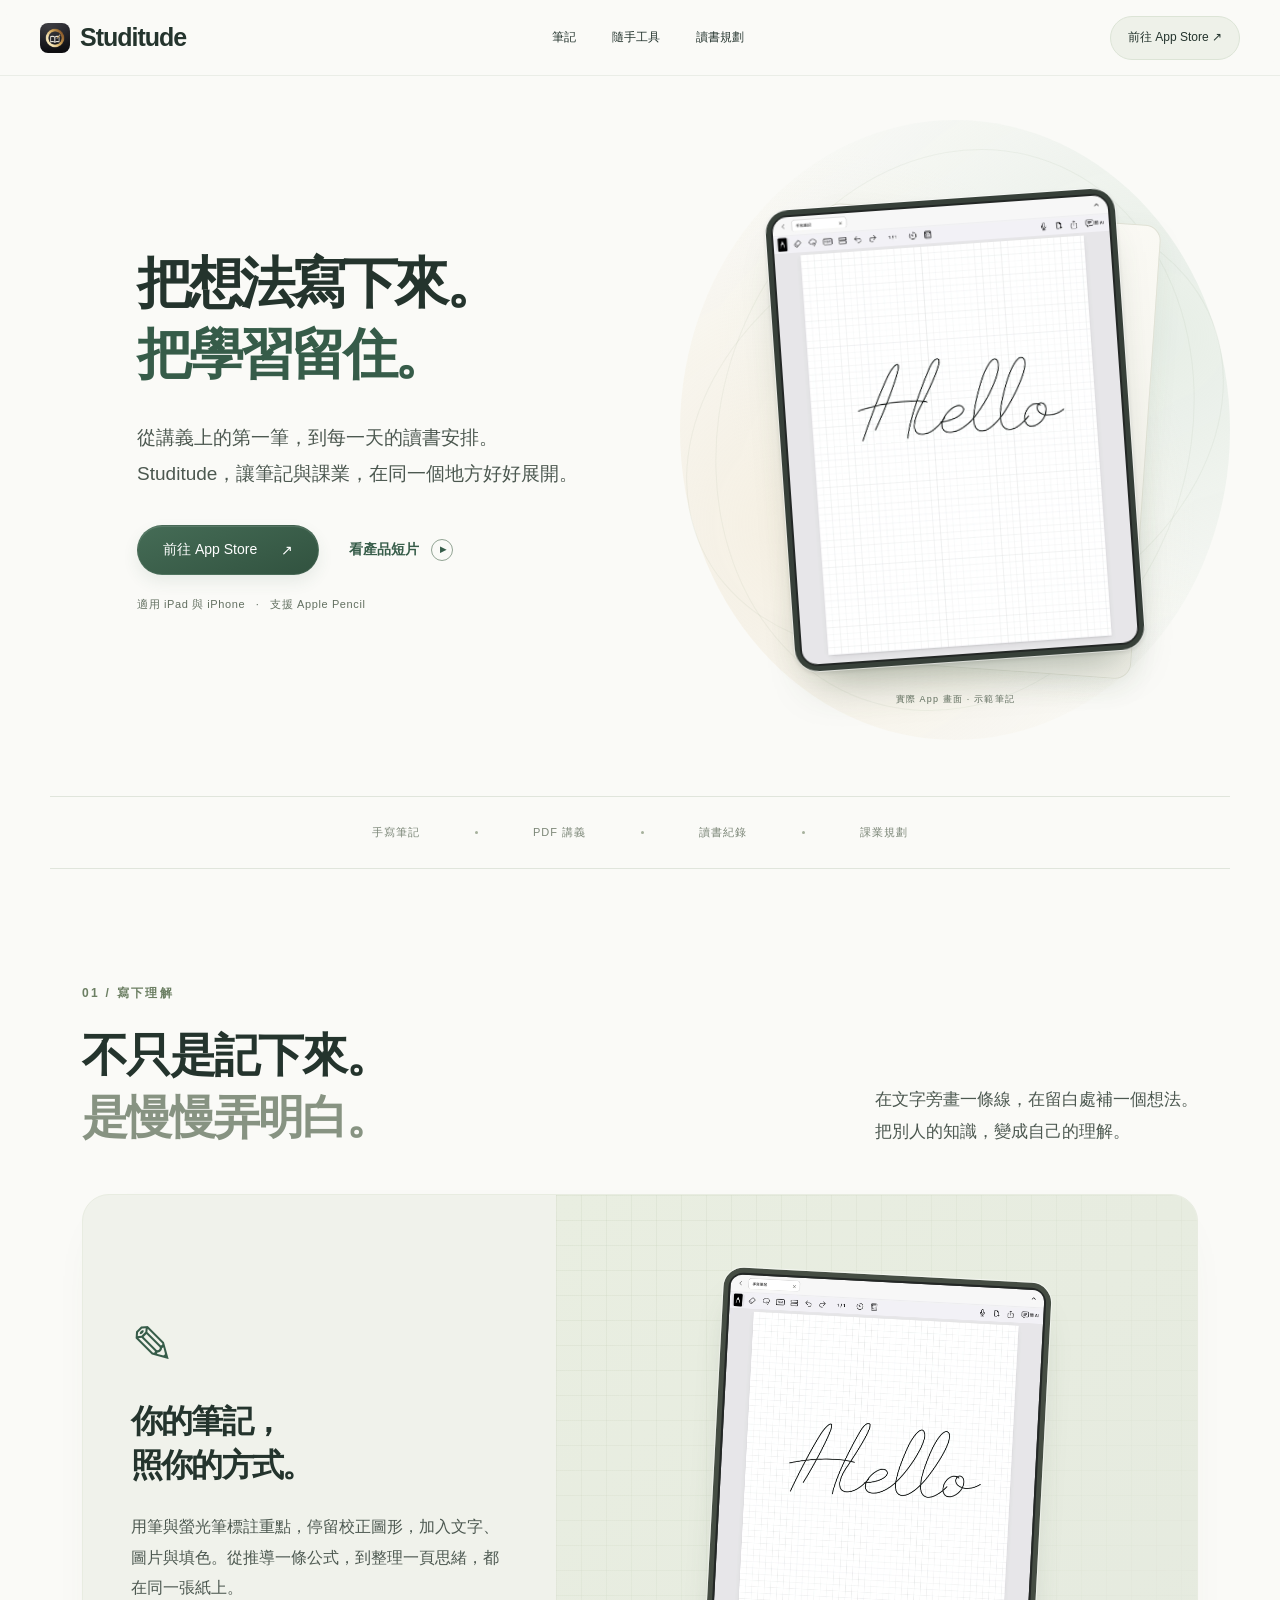
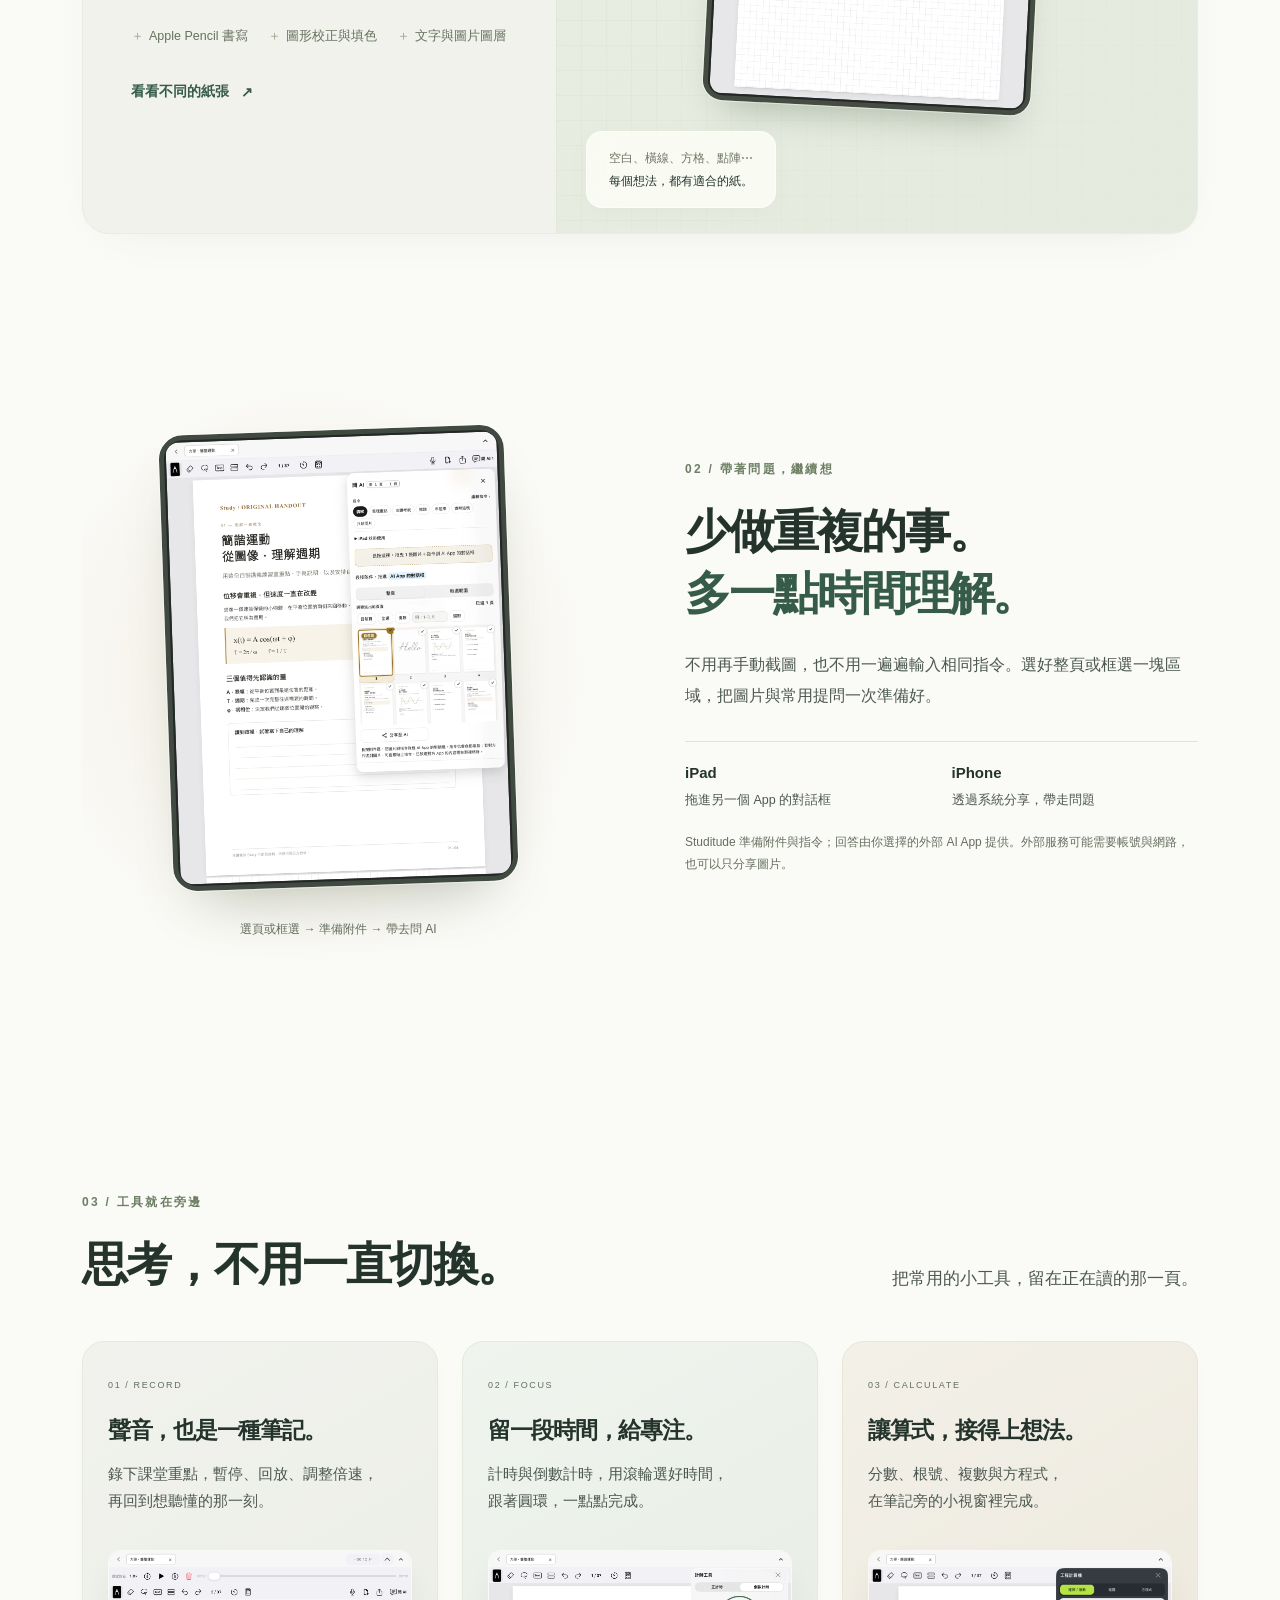
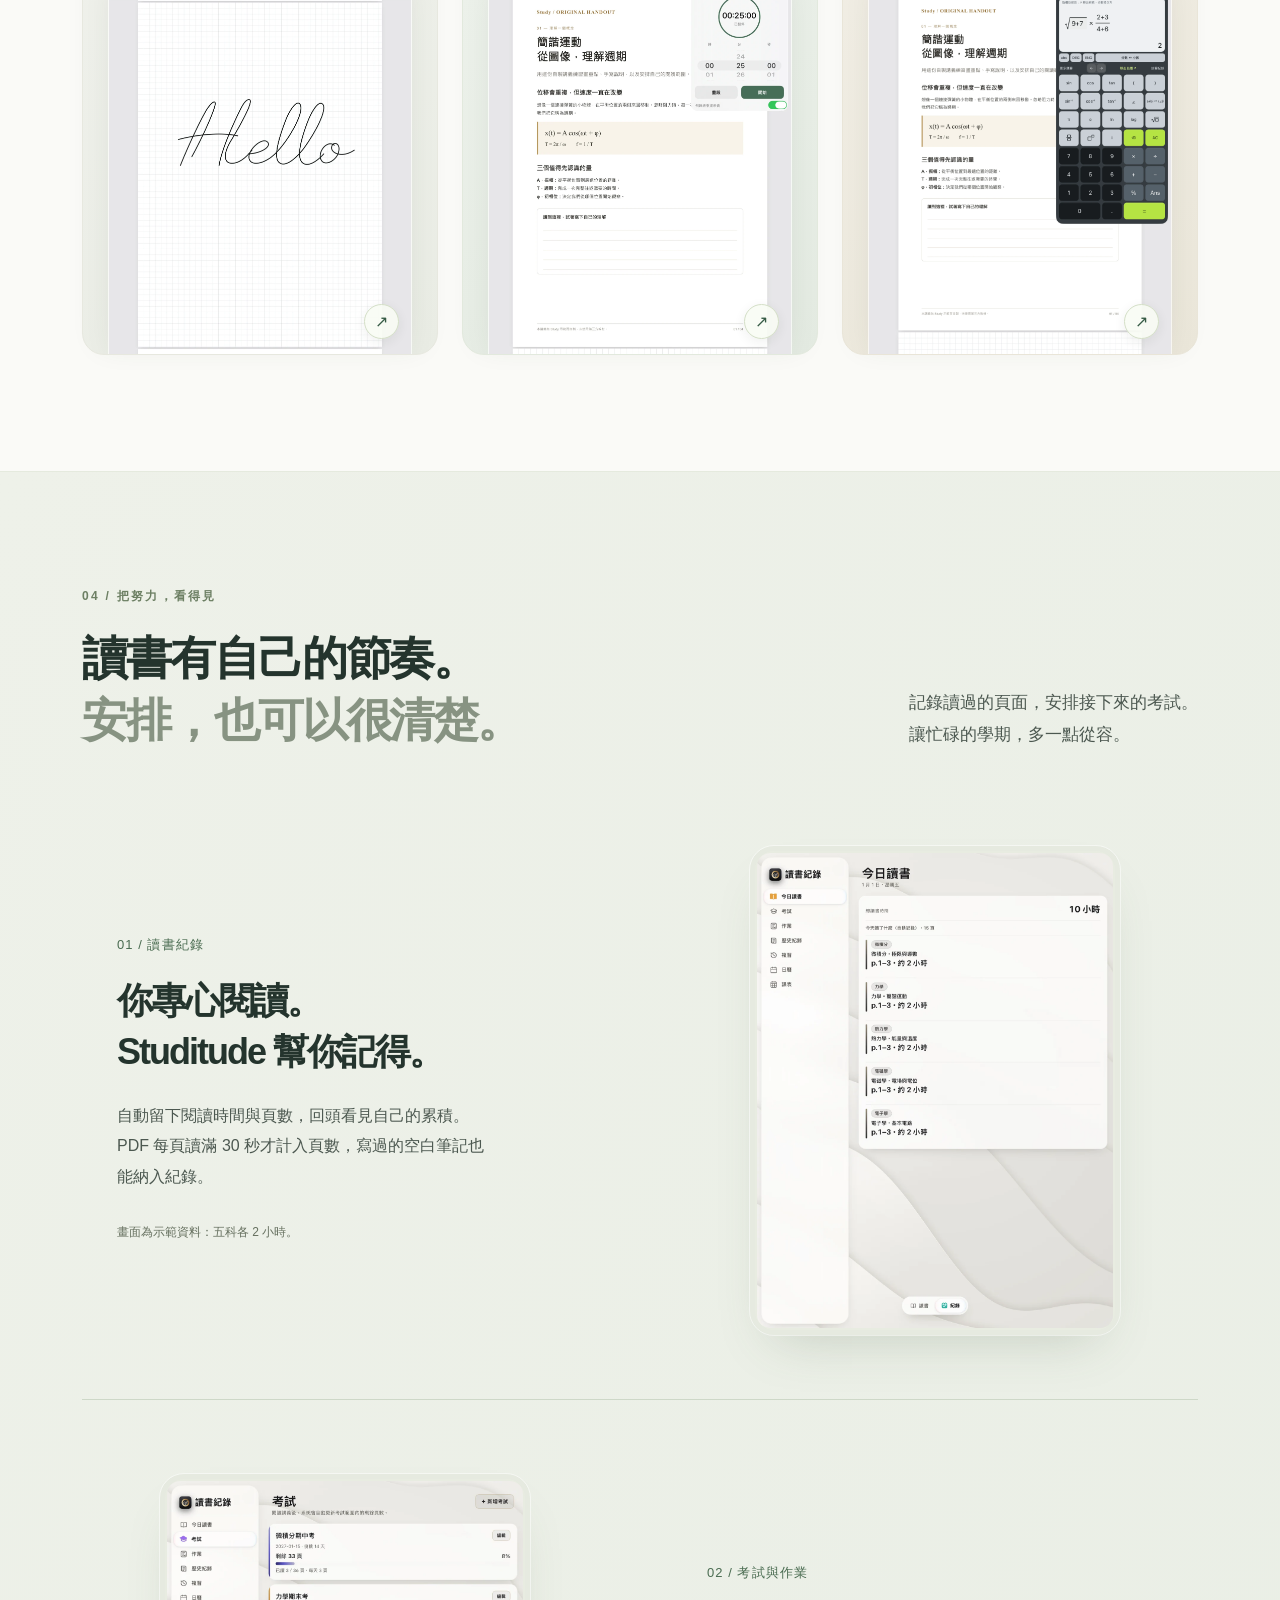
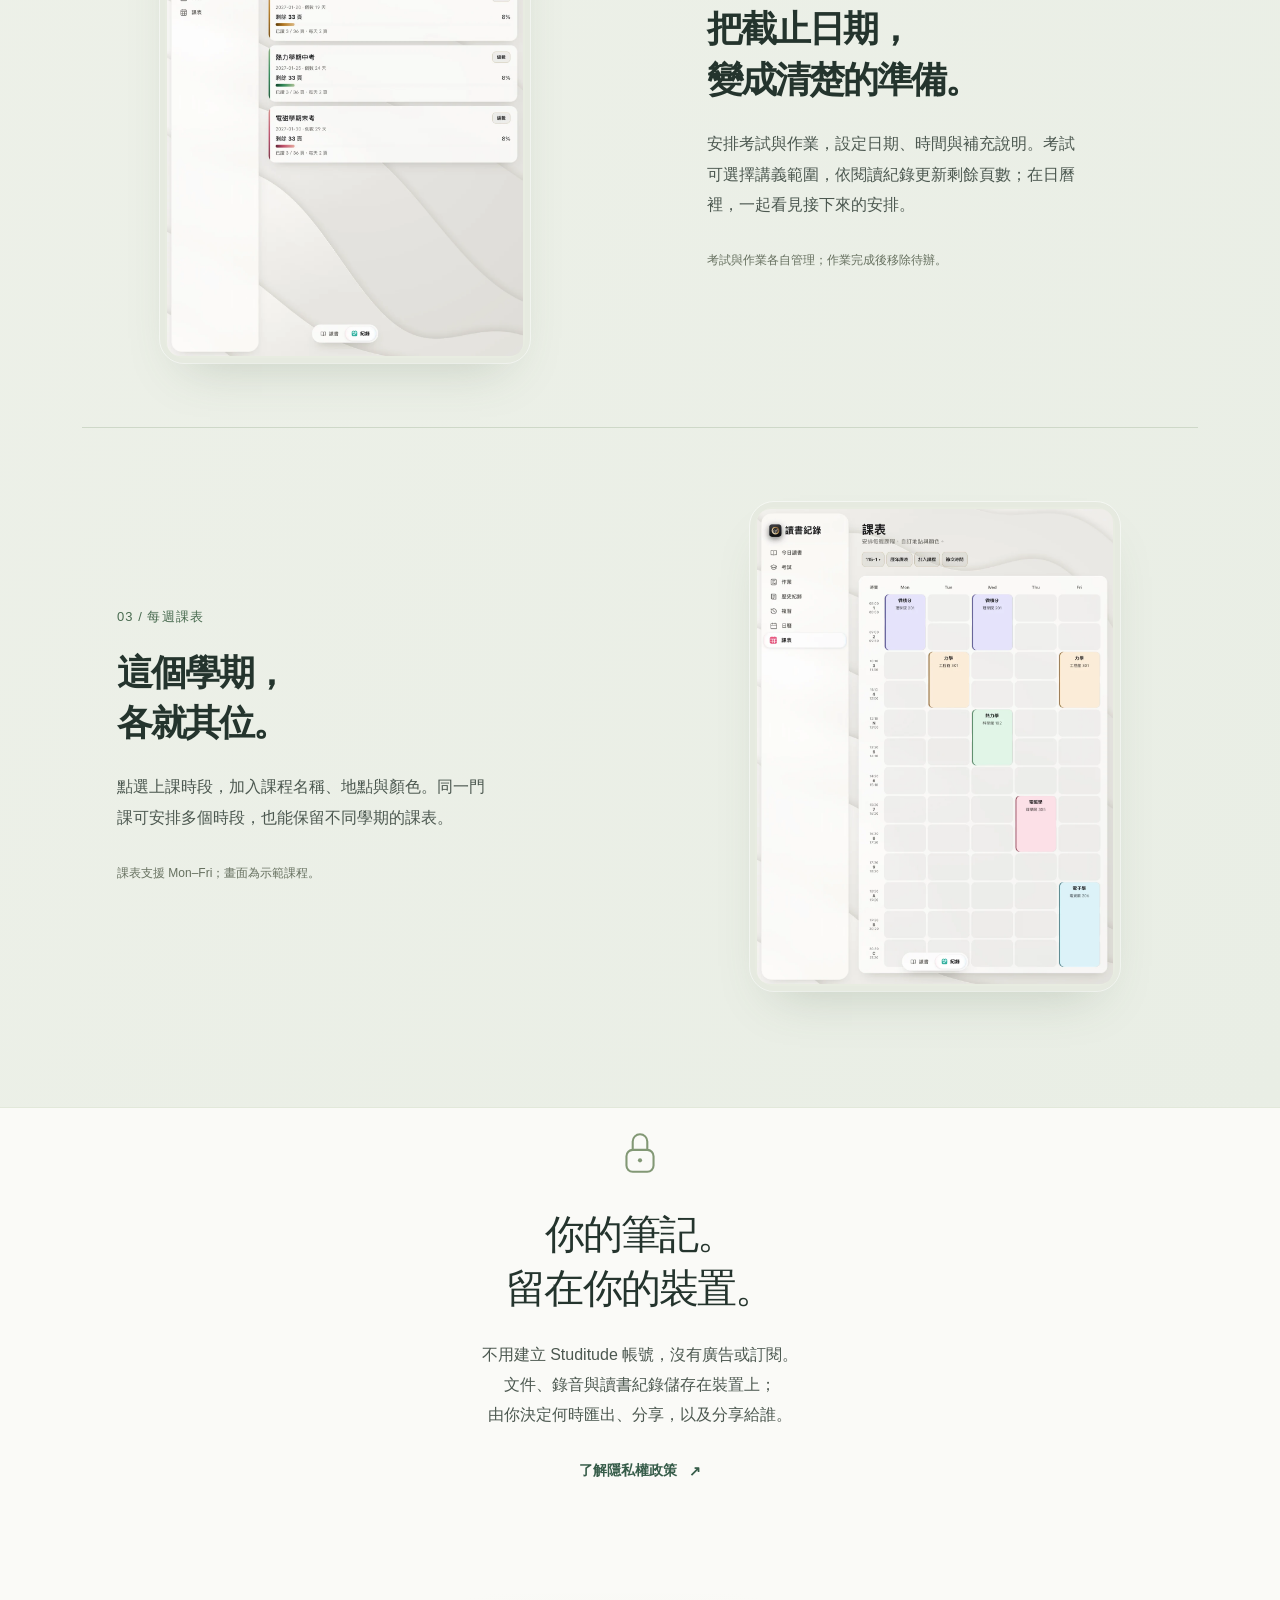
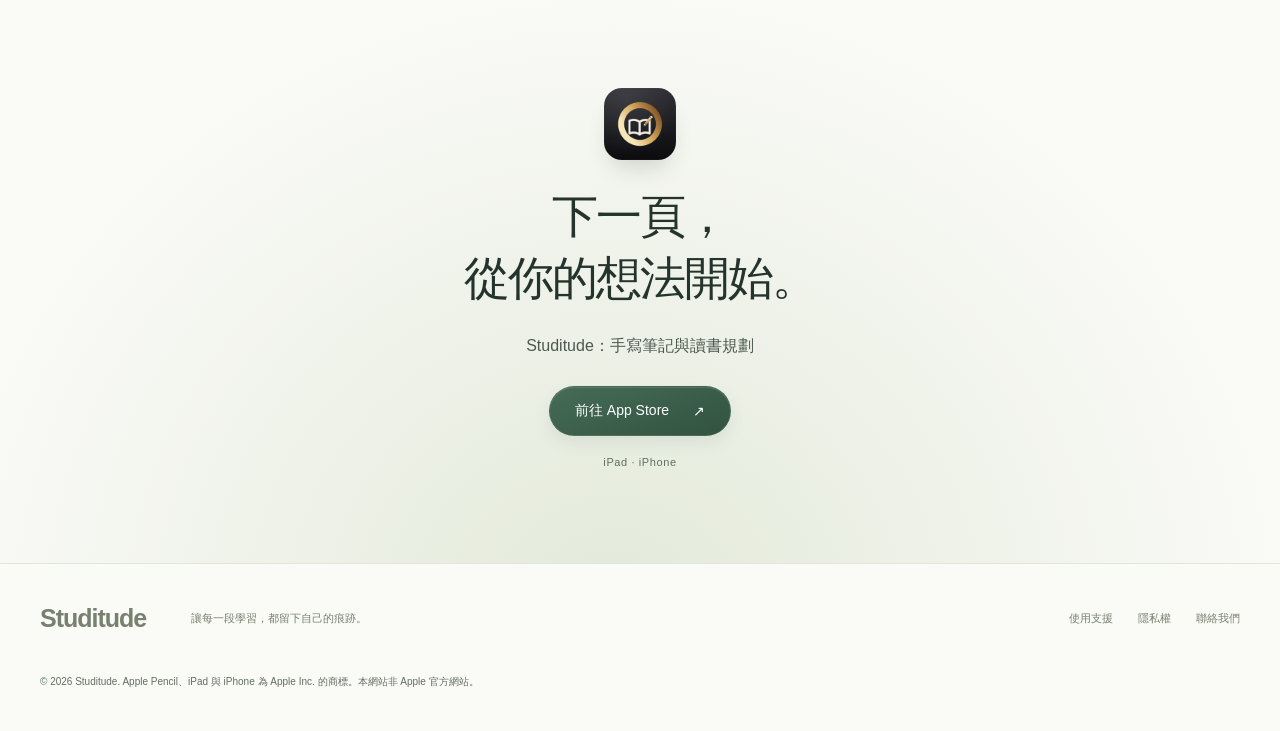
<file: index.html>
<!doctype html>
<html lang="zh-Hant">
<head><meta charset="utf-8"><meta name="viewport" content="width=device-width,initial-scale=1"><meta property="og:type" content="website"><meta property="og:title" content="Studitude：手寫筆記與讀書規劃"><meta property="og:description" content="把想法寫下來，把學習留住。PDF、手寫筆記與課業規劃，都在同一個地方。"><meta property="og:url" content="https://andyhsuan.github.io/Study-Website/"><meta property="og:image" content="https://andyhsuan.github.io/Study-Website/assets/study-film-v2-poster.jpg?v=studitude"><meta name="twitter:card" content="summary_large_image"><meta name="theme-color" content="#fafaf7"><link rel="canonical" href="https://andyhsuan.github.io/Study-Website/"><meta property="og:locale" content="zh_TW"><meta property="og:site_name" content="Studitude"><meta property="og:image:width" content="1920"><meta property="og:image:height" content="1080"><meta property="og:image:alt" content="Studitude 手寫筆記與讀書規劃，Hello 手寫筆記展示"><meta name="description" content="Studitude：手寫筆記與讀書規劃。整理 PDF、寫下想法、記錄讀書進度，讓課堂與日常學習各就其位。"><title>Studitude：手寫筆記與讀書規劃</title><link rel="icon" href="assets/icon.png"><link rel="stylesheet" href="style.css?v=6"></head>
<body>
<a class="skip" href="#main">跳至內容</a>
<header class="navigation"><nav aria-label="主要導覽"><a class="brand" href="#" aria-label="Studitude 首頁"><img src="assets/icon.png" alt="" width="30" height="30">Studitude</a><div class="navlinks"><a href="#writing">筆記</a><a href="#tools">隨手工具</a><a href="#planning">讀書規劃</a></div><a class="nav-download" href="https://apps.apple.com/tw/app/id6829260570" target="_blank" rel="noopener">前往 App Store <span aria-hidden="true">↗</span></a></nav></header>
<main id="main">
<section class="hero">
<div class="hero-copy"><h1>把想法寫下來。<br><em>把學習留住。</em></h1><p>從講義上的第一筆，到每一天的讀書安排。<br class="desktop">Studitude，讓筆記與課業，在同一個地方好好展開。</p><div class="hero-actions"><a class="button primary" href="https://apps.apple.com/tw/app/id6829260570" target="_blank" rel="noopener">前往 App Store <span aria-hidden="true">↗</span></a><button class="text-button" data-demo>看產品短片 <span class="play" aria-hidden="true">▶</span></button></div><div class="availability">適用 iPad 與 iPhone <span>·</span> 支援 Apple Pencil</div></div>
<div class="hero-stage" aria-label="Studitude 手寫筆記實際畫面"><div class="orbit orbit-one"></div><div class="orbit orbit-two"></div><div class="paper paper-back"></div><figure class="device hero-device"><img src="assets/writing.webp" width="1200" height="1600" decoding="async" alt="Studitude 的完整筆工具列與方格紙，紙上手寫 Hello" fetchpriority="high"></figure><span class="stage-caption">實際 App 畫面 · 示範筆記</span></div>
</section>
<div class="intro-line"><span>手寫筆記</span><i></i><span>PDF 講義</span><i></i><span>讀書紀錄</span><i></i><span>課業規劃</span></div>
<section class="writing section" id="writing">
<div class="section-heading"><div><span class="eyebrow">01 / 寫下理解</span><h2>不只是記下來。<br><span>是慢慢弄明白。</span></h2></div><p>在文字旁畫一條線，在留白處補一個想法。<br>把別人的知識，變成自己的理解。</p></div>
<div class="writing-grid"><div class="writing-content"><span class="feature-symbol" aria-hidden="true">✎</span><h3>你的筆記，<br>照你的方式。</h3><p>用筆與螢光筆標註重點，停留校正圖形，加入文字、圖片與填色。從推導一條公式，到整理一頁思緒，都在同一張紙上。</p><div class="mini-list"><span>Apple Pencil 書寫</span><span>圖形校正與填色</span><span>文字與圖片圖層</span></div><button class="text-button" data-gallery="papers">看看不同的紙張 <span aria-hidden="true">↗</span></button></div><div class="writing-visual"><div class="grid-pattern"></div><figure class="device"><img src="assets/writing.webp" width="1200" height="1600" decoding="async" alt="方格紙上的手寫 Hello，以及 Studitude 書寫工具列" loading="lazy"></figure><div class="paper-label">空白、橫線、方格、點陣⋯<br><strong>每個想法，都有適合的紙。</strong></div></div></div>
</section>
<section class="ai-section section" id="ai"><div class="ai-layout"><div class="ai-visual"><figure class="device"><img src="assets/ai.webp" width="1200" height="1600" decoding="async" alt="PDF 頁面與問 AI 面板，準備選取的圖片及提問指令" loading="lazy"></figure><span class="visual-caption">選頁或框選 → 準備附件 → 帶去問 AI</span></div><div class="ai-copy"><span class="eyebrow">02 / 帶著問題，繼續想</span><h2>少做重複的事。<br><em>多一點時間理解。</em></h2><p>不用再手動截圖，也不用一遍遍輸入相同指令。選好整頁或框選一塊區域，把圖片與常用提問一次準備好。</p><div class="platform-row"><div><b>iPad</b><span>拖進另一個 App 的對話框</span></div><div><b>iPhone</b><span>透過系統分享，帶走問題</span></div></div><p class="fineprint">Studitude 準備附件與指令；回答由你選擇的外部 AI App 提供。外部服務可能需要帳號與網路，也可以只分享圖片。</p></div></div></section>
<section class="tools section" id="tools"><div class="section-heading"><div><span class="eyebrow">03 / 工具就在旁邊</span><h2>思考，不用一直切換。</h2></div><p>把常用的小工具，留在正在讀的那一頁。</p></div><div class="tools-grid"><article class="tool-card"><span class="tool-index">01 / RECORD</span><h3>聲音，也是一種筆記。</h3><p>錄下課堂重點，暫停、回放、調整倍速，<br>再回到想聽懂的那一刻。</p><button class="tool-image" data-gallery="recording" aria-label="放大課堂錄音畫面"><img src="assets/recording.webp" width="1200" height="1600" decoding="async" alt="Studitude 課堂錄音播放列" loading="lazy"><span class="expand" aria-hidden="true">↗</span></button></article><article class="tool-card"><span class="tool-index">02 / FOCUS</span><h3>留一段時間，給專注。</h3><p>計時與倒數計時，用滾輪選好時間，<br>跟著圓環，一點點完成。</p><button class="tool-image" data-gallery="timer" aria-label="放大計時器畫面"><img src="assets/timer.webp" width="1200" height="1600" decoding="async" alt="Studitude 的倒數計時圓環與時間滾輪" loading="lazy"><span class="expand" aria-hidden="true">↗</span></button></article><article class="tool-card"><span class="tool-index">03 / CALCULATE</span><h3>讓算式，接得上想法。</h3><p>分數、根號、複數與方程式，<br>在筆記旁的小視窗裡完成。</p><button class="tool-image" data-gallery="calculator" aria-label="放大工程計算機畫面"><img src="assets/calculator-1043.webp" width="2048" height="2732" decoding="async" alt="Studitude 工程計算機，顯示根號與分數算式" loading="lazy"><span class="expand" aria-hidden="true">↗</span></button></article></div></section> <section class="planning section" id="planning"><div class="section-heading"><div><span class="eyebrow">04 / 把努力，看得見</span><h2>讀書有自己的節奏。<br><span>安排，也可以很清楚。</span></h2></div><p>記錄讀過的頁面，安排接下來的考試。<br>讓忙碌的學期，多一點從容。</p></div>
<div class="planner planner-expanded"><article class="planner-panel" id="plan-records" aria-labelledby="plan-records-title"><div class="planner-copy"><span class="planner-label">01 / 讀書紀錄</span><h3 id="plan-records-title">你專心閱讀。<br>Studitude 幫你記得。</h3><p>自動留下閱讀時間與頁數，回頭看見自己的累積。PDF 每頁讀滿 30 秒才計入頁數，寫過的空白筆記也能納入紀錄。</p><span class="data-note">畫面為示範資料：五科各 2 小時。</span></div><figure class="device planner-device"><img src="assets/records.webp" width="1200" height="1600" decoding="async" alt="今日讀書示範紀錄，五科合計 10 小時" loading="lazy"></figure></article><article class="planner-panel" id="plan-exams" aria-labelledby="plan-exams-title"><div class="planner-copy"><span class="planner-label">02 / 考試與作業</span><h3 id="plan-exams-title">把截止日期，<br>變成清楚的準備。</h3><p>安排考試與作業，設定日期、時間與補充說明。考試可選擇講義範圍，依閱讀紀錄更新剩餘頁數；在日曆裡，一起看見接下來的安排。</p><span class="data-note">考試與作業各自管理；作業完成後移除待辦。</span></div><figure class="device planner-device"><img src="assets/exams.webp" width="1200" height="1600" decoding="async" alt="Studitude 考試進度與剩餘頁數列表" loading="lazy"></figure></article><article class="planner-panel" id="plan-timetable" aria-labelledby="plan-timetable-title"><div class="planner-copy"><span class="planner-label">03 / 每週課表</span><h3 id="plan-timetable-title">這個學期，<br>各就其位。</h3><p>點選上課時段，加入課程名稱、地點與顏色。同一門課可安排多個時段，也能保留不同學期的課表。</p><span class="data-note">課表支援 Mon–Fri；畫面為示範課程。</span></div><figure class="device planner-device"><img src="assets/timetable.webp" width="1200" height="1600" decoding="async" alt="Studitude 每週課表，依課程以不同顏色區分" loading="lazy"></figure></article></div></section>

<section class="quiet-section section"><div class="privacy-mark" aria-hidden="true"><svg viewBox="0 0 48 48" fill="none"><rect x="11" y="21" width="26" height="21" rx="6" stroke="currentColor" stroke-width="2"/><path d="M17 21v-8a7 7 0 0 1 14 0v8" stroke="currentColor" stroke-width="2"/><circle cx="24" cy="31" r="2" fill="currentColor"/></svg></div><h2>你的筆記。<br>留在你的裝置。</h2><p>不用建立 Studitude 帳號，沒有廣告或訂閱。<br>文件、錄音與讀書紀錄儲存在裝置上；<br>由你決定何時匯出、分享，以及分享給誰。</p><a class="text-button" href="https://andy123556556.github.io/study-support/#privacy" target="_blank" rel="noopener">了解隱私權政策 <span aria-hidden="true">↗</span></a></section>

<section class="closing section"><img src="assets/icon.png" width="72" height="72" alt="Studitude App 圖示" loading="lazy"><h2>下一頁，<br>從你的想法開始。</h2><p>Studitude：手寫筆記與讀書規劃</p><a class="button primary" href="https://apps.apple.com/tw/app/id6829260570" target="_blank" rel="noopener">前往 App Store <span aria-hidden="true">↗</span></a><span class="availability">iPad · iPhone</span></section>
</main>
<footer><a class="brand" href="#">Studitude</a><span>讓每一段學習，都留下自己的痕跡。</span><div><a href="https://andy123556556.github.io/study-support/" target="_blank" rel="noopener">使用支援</a><a href="https://andy123556556.github.io/study-support/#privacy" target="_blank" rel="noopener">隱私權</a><a href="mailto:andy558985@gmail.com">聯絡我們</a></div><small>© 2026 Studitude. Apple Pencil、iPad 與 iPhone 為 Apple Inc. 的商標。本網站非 Apple 官方網站。</small></footer>
<dialog id="media-dialog" aria-labelledby="dialog-title"><div class="dialog-header"><h2 id="dialog-title">Studitude 產品短片</h2><button id="dialog-close" aria-label="關閉視窗">關閉 <span aria-hidden="true">×</span></button></div><div id="dialog-content"></div></dialog>
<script src="app.js?v=studitude-6"></script></body></html>
</file>
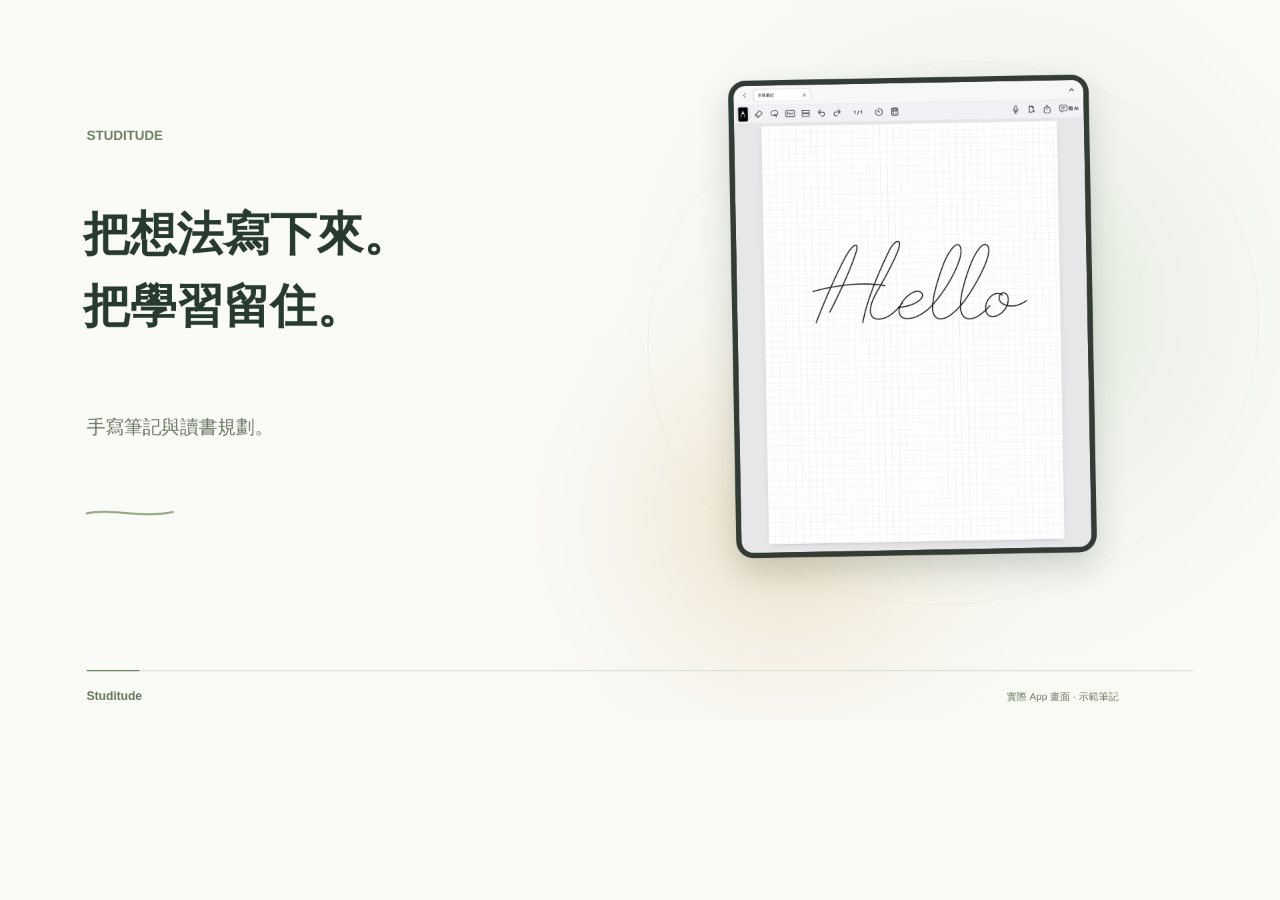
<file: design/film.html>
<!doctype html><html lang="zh-Hant"><meta charset="utf-8"><title>Studitude 產品短片製作</title><style>*{margin:0}body{background:#fafaf7}canvas{display:block;width:100vw;height:auto}</style><canvas width="1920" height="1080" aria-label="Studitude 產品介紹動畫"></canvas><script>
const canvas=document.querySelector('canvas'),ctx=canvas.getContext('2d'),W=1920,H=1080;
const font='"Noto Sans CJK TC", "Microsoft JhengHei", sans-serif';
const names=['writing','papers','ai','records','exams','timetable','recording','timer','calculator'];const imgs={};
const clamp=x=>Math.max(0,Math.min(1,x)),smooth=x=>{x=clamp(x);return x*x*(3-2*x)},out=x=>1-Math.pow(1-clamp(x),3);
function round(x,y,w,h,r){ctx.beginPath();ctx.roundRect(x,y,w,h,r)}
function text(s,x,y,size=30,color='#263b2e',weight=500){ctx.fillStyle=color;ctx.font=`${weight} ${size}px ${font}`;ctx.fillText(s,x,y)}
function animatedText(s,x,y,size,local,delay,color,weight){const a=out((local-delay)/.48);ctx.save();ctx.globalAlpha*=a;text(s,x,y+(1-a)*24,size,color,weight);ctx.restore()}
function device(name,x,y,w,angle=0,reveal=1){const im=imgs[name],h=w*im.height/im.width;ctx.save();ctx.globalAlpha*=reveal;ctx.translate(x+w/2,y+h/2+(1-reveal)*40);ctx.rotate(angle);ctx.shadowColor='#263b2e32';ctx.shadowBlur=48;ctx.shadowOffsetY=22;ctx.fillStyle='#333c34';round(-w/2-8,-h/2-8,w+16,h+16,26);ctx.fill();ctx.shadowColor='transparent';round(-w/2,-h/2,w,h,18);ctx.clip();ctx.drawImage(im,-w/2,-h/2,w,h);ctx.restore()}
function background(t){ctx.fillStyle='#fafaf7';ctx.fillRect(0,0,W,H);for(const [x,y,r,c]of [[1470+Math.sin(t*.35)*35,460,660,'#dce7d7'],[1180,780,470,'#eee1c8']]){const g=ctx.createRadialGradient(x,y,20,x,y,r);g.addColorStop(0,c);g.addColorStop(1,'#fafaf700');ctx.fillStyle=g;ctx.fillRect(0,0,W,H)}ctx.strokeStyle='#8c9e7d1b';ctx.lineWidth=1;ctx.beginPath();ctx.ellipse(1430,500,460,405,-.2+t*.007,0,Math.PI*2);ctx.stroke()}
const scenes=[
{duration:2.4,tag:'STUDITUDE',title:['把想法寫下來。','把學習留住。'],body:['手寫筆記與讀書規劃。'],shots:['writing']},
{duration:2.8,tag:'01 / 手寫與 PDF',title:['從第一筆，','寫出自己的理解。'],body:['筆跡、文字、圖形。都在你的紙上。'],shots:['papers','writing']},
{duration:2.8,tag:'02 / 問 AI',title:['選好重點。','帶著問題，繼續想。'],body:['免手動截圖，常用指令一次備好。'],shots:['ai'],note:'Studitude 準備附件；回答由你選擇的外部 AI App 提供。'},
{duration:2.6,tag:'03 / 讀書紀錄',title:['你專心閱讀。','Studitude 幫你記得。'],body:['閱讀時間與頁數，自動留下來。'],shots:['records'],note:'畫面為示範紀錄，五科合計 10 小時。'},
{duration:2.8,tag:'04 / 課業規劃',title:['考試、作業、課表。','安排一目了然。'],body:['掌握進度，也掌握這個學期。'],shots:['exams','timetable']},
{duration:2.2,tag:'05 / 課堂錄音',title:['把聲音留住。','把重點聽懂。'],body:['回放、調整倍速，再聽一次。'],shots:['recording']},
{duration:3.2,tag:'06 / 隨手工具',title:['計時。運算。','思考不用切換。'],body:['把常用工具，留在筆記旁。'],shots:['timer','calculator']},
{duration:2.2,tag:'STUDITUDE',title:['下一頁，','從你的想法開始。'],body:['Studitude：手寫筆記與讀書規劃'],shots:['writing'],end:true}
];
let elapsed=0;for(const s of scenes){s.start=elapsed;elapsed+=s.duration}window.filmDuration=elapsed;
function scene(index,local,alpha){const s=scenes[index],p=clamp(local/s.duration);ctx.save();ctx.globalAlpha=alpha;
 animatedText(s.tag,130,210,20,local,0,'#6c8261',600);
 s.title.forEach((line,i)=>animatedText(line,125,375+i*108,70,local,.07+i*.09,'#263b2e',600));
 s.body.forEach((line,i)=>animatedText(line,130,650+i*48,28,local,.24,'#697661',400));
 const enter=out(local/.6),drift=smooth(p)*25;
 if(s.shots.length===1){const zoom=1+smooth(p)*.025;device(s.shots[0],1110-drift*.4,132-drift*.8,520*zoom,-.025+smooth(p)*.018,enter)}
 else{device(s.shots[0],1050-drift*.65,180-drift,350,-.045+smooth(p)*.015,enter);device(s.shots[1],1430-drift*.3,245-drift*.65,350*(1+smooth(p)*.018),.035-smooth(p)*.015,out((local-.32)/.65))}
 if(s.end){const a=out((local-.35)/.4);ctx.globalAlpha=alpha*a;ctx.fillStyle='#365c49';round(130,755,300,64,32);ctx.fill();text('在 App Store 探索',169,798,24,'#fff',500);text('iPad · iPhone',130,870,23,'#65785c',400);ctx.globalAlpha=alpha}
 else{ctx.lineCap='round';ctx.strokeStyle='#91a782';ctx.lineWidth=3;ctx.beginPath();ctx.moveTo(130,770);ctx.bezierCurveTo(170,762,210,778,260,768);ctx.setLineDash([140*clamp((local-.35)/.7),500]);ctx.stroke();ctx.setLineDash([])}
 if(s.note)animatedText(s.note,130,915,18,local,.3,'#6e7c64',400);
 ctx.restore()}
window.ready=Promise.all(names.map(n=>new Promise((resolve,reject)=>{const i=new Image();i.onload=()=>{imgs[n]=i;resolve()};i.onerror=reject;i.src='../assets/'+n+(n==='calculator'?'-1043':'')+'.webp'}))).then(()=>document.fonts.ready);
window.render=t=>{t=Math.max(0,Math.min(elapsed-.001,t));background(t);let i=scenes.findIndex(s=>t<s.start+s.duration);if(i<0)i=scenes.length-1;const local=t-scenes[i].start,transition=.3;if(i>0&&local<transition){const a=smooth(local/transition);scene(i-1,scenes[i-1].duration,1-a);scene(i,local,a)}else scene(i,local,1);
 ctx.fillStyle='#dce3d4';ctx.fillRect(130,1005,1660,2);ctx.fillStyle='#698461';ctx.fillRect(130,1005,1660*clamp(t/elapsed),2);text('Studitude',130,1050,18,'#64755c',600);text('實際 App 畫面 · 示範筆記',1510,1050,15,'#6c7b61',400)};
window.ready.then(()=>window.render(1));
</script></html>
</file>
<file: style.css>
:root{--paper:#f8f8f4;--ink:#25372e;--muted:#69736b;--green:#3d6551;--line:#dce2d9;--gold:#b49a62;--max:1180px}*{box-sizing:border-box}html{scroll-behavior:smooth;scroll-padding-top:90px}body{margin:0;background:var(--paper);color:var(--ink);font-family:-apple-system,BlinkMacSystemFont,'Segoe UI','Noto Sans TC','Microsoft JhengHei',sans-serif;-webkit-font-smoothing:antialiased}button,a{-webkit-tap-highlight-color:transparent}a{color:inherit;text-decoration:none}button{font:inherit;cursor:pointer}button:focus-visible,a:focus-visible,summary:focus-visible{outline:3px solid #729784;outline-offset:5px}img{max-width:100%;height:auto;display:block}button{color:inherit}p{color:var(--muted);line-height:1.9}h1,h2,h3,p,figure{margin:0}h1,h2,h3{font-weight:650;letter-spacing:-.055em}em{font-style:normal;color:var(--green)}.skip{position:fixed;top:-100px;left:20px;z-index:99;background:white;padding:15px}.skip:focus{top:15px}.navigation{height:76px;position:sticky;top:0;z-index:10;background:#f8f8f4e8;backdrop-filter:blur(20px);border-bottom:1px solid #dce2d966}nav{max-width:1280px;height:100%;margin:auto;display:flex;align-items:center;justify-content:space-between;padding:0 40px;gap:24px}.brand{display:flex;align-items:center;font-size:25px;letter-spacing:-1px;font-weight:700;gap:10px}.brand img{border-radius:8px}.brand-dot{width:6px;height:6px;border-radius:50%;background:var(--green);align-self:flex-end;margin:0 0 7px -5px}.navlinks{display:flex;gap:35px;font-size:13px}.navlinks a{transition:color .2s}.navlinks a:hover{color:#9a783b}.nav-download{font-size:12px;border:1px solid #b6c4b7;border-radius:30px;padding:10px 17px;white-space:nowrap}.nav-download:hover{background:#e6ece4}.hero{overflow:hidden}.hero-copy{text-align:center;max-width:1000px;margin:0 auto;padding:86px 24px 45px}.eyebrow{font-size:12px;letter-spacing:.16em;font-weight:600;display:block;color:var(--green);margin-bottom:26px}.hero .eyebrow{display:flex;align-items:center;justify-content:center;gap:9px}.eyebrow>span{width:6px;height:6px;background:var(--gold);border-radius:50%}h1{font-size:clamp(48px,6.1vw,82px);line-height:1.19}.hero-copy>p{font-size:17px;margin-top:27px}.hero-actions{display:flex;align-items:center;justify-content:center;gap:28px;margin:28px 0 18px}.button{display:inline-flex;gap:24px;align-items:center;padding:15px 25px;border-radius:40px;font-size:14px;font-weight:500;transition:background .2s,transform .2s}.button:hover{transform:translateY(-2px)}.primary{background:var(--green);color:white}.primary:hover{background:#2d503e}.text-button{display:inline-flex;align-items:center;gap:12px;border:0;background:none;padding:10px 0;font-size:14px;font-weight:600;color:var(--green)}.text-button:hover{text-decoration:underline;text-underline-offset:5px}.play{width:22px;height:22px;border:1px solid #91a393;border-radius:50%;display:grid;place-items:center;font-size:8px;padding-left:2px}.availability{display:block;font-size:11px;color:#7a837b;letter-spacing:.04em}.availability span{padding:0 7px}.hero-stage{height:650px;position:relative;isolation:isolate;max-width:1220px;margin:auto;display:flex;justify-content:center;align-items:center;border-radius:50% 50% 0 0;background:radial-gradient(ellipse at 25% 60%,#e4d4b48c,transparent 60%),radial-gradient(ellipse at 80% 60%,#d8e5da,transparent 60%)}.device{background:#232725;border:7px solid #323731;outline:1px solid #ffffff80;border-radius:24px;padding:3px;box-shadow:0 30px 65px -25px #293c3c45,0 2px 3px #0002;overflow:hidden;position:relative}.device img{border-radius:13px;width:100%;height:auto}.hero-device{width:412px;transform:rotate(-5deg);z-index:2}.paper-back{position:absolute;width:410px;height:550px;background:#fdfcf7;transform:rotate(5deg) translate(32px,-2px);border:1px solid #dadcd3;box-shadow:0 14px 40px #4f614916;border-radius:16px}.orbit{position:absolute;z-index:-1;border:1px solid #84927c16;border-radius:50%;width:900px;height:390px;transform:rotate(-19deg)}.orbit-two{width:1080px;height:490px;transform:rotate(13deg)}.margin-note{position:absolute;z-index:3;font-family:Georgia,'Noto Serif TC',serif;line-height:1.6;font-size:20px;display:flex;gap:18px;color:#596d57}.note-top{left:11%;top:28%;transform:rotate(-6deg)}.note-bottom{right:7%;bottom:23%;transform:rotate(5deg)}.tiny-icon{font-size:30px;color:var(--gold)}.line-icon{font-size:45px;font-weight:normal;color:var(--gold)}.stage-caption{position:absolute;bottom:15px;font-size:10px;color:#899082;letter-spacing:.12em}.intro-line{display:flex;gap:40px;align-items:center;justify-content:center;padding:38px 24px;border-bottom:1px solid var(--line);font-size:12px;letter-spacing:.09em;color:#707d6f}.intro-line i{height:3px;width:3px;border-radius:50%;background:#a5b09c}.section{max-width:var(--max);margin:auto;padding:110px 32px}.section-heading{display:flex;justify-content:space-between;align-items:flex-end;gap:50px;margin-bottom:52px}.section-heading>.eyebrow{margin-bottom:20px}h2{font-size:clamp(32px,3.6vw,48px);line-height:1.35}h2 span{color:#879382}.section-heading p{font-size:14px;max-width:420px}.writing-grid{display:grid;grid-template-columns:.85fr 1.15fr;background:#eff1e9;border-radius:28px;overflow:hidden;min-height:640px}.writing-content{padding:65px 48px;align-self:center}.feature-symbol{font-size:52px;color:var(--green);display:block;margin-bottom:24px}h3{font-size:32px;line-height:1.4}.writing-content p{font-size:14px;margin-top:24px}.mini-list{display:flex;flex-wrap:wrap;gap:9px 20px;margin:25px 0;font-size:11px;color:#67725f}.mini-list span:before{content:'＋';margin-right:5px;color:#9ca78f}.writing-visual{position:relative;overflow:hidden;display:flex;align-items:center;justify-content:center;padding:50px 30px 95px;background:#e8eadf}.grid-pattern{position:absolute;inset:0;background-image:linear-gradient(#b9c4aa2e 1px,transparent 1px),linear-gradient(90deg,#b9c4aa2e 1px,transparent 1px);background-size:25px 25px;mask-image:linear-gradient(135deg,#000,transparent)}.writing-visual .device{width:328px;transform:rotate(5deg)}.paper-label{position:absolute;left:30px;bottom:25px;font-size:12px;line-height:1.9;background:#f9faf0d9;backdrop-filter:blur(12px);padding:15px 22px;border:1px solid #fff9;border-radius:16px;color:#6d7564}.paper-label strong{font-weight:500;color:var(--ink)}.ai-section{padding-top:45px;padding-bottom:100px}.ai-layout{display:grid;grid-template-columns:1fr 1fr;align-items:center;gap:90px}.ai-visual{padding:50px 35px 30px;background:radial-gradient(ellipse at 40% 50%,#e5d6b7,transparent 70%);display:flex;align-items:center;flex-direction:column}.ai-visual .device{width:345px;transform:rotate(-3deg)}.visual-caption{font-size:11px;color:#7d826f;margin-top:35px}.ai-copy p{font-size:15px;margin-top:26px}.ai-copy .fineprint{font-size:11px;line-height:1.8;margin:23px 0 12px}.platform-row{display:grid;grid-template-columns:1fr 1fr;border-top:1px solid var(--line);margin-top:30px;padding-top:22px;gap:20px}.platform-row b{display:block;font-size:15px;margin-bottom:9px}.platform-row span{font-size:11px;color:var(--muted)}.planning{max-width:none;background:#edf0e9}.planning>.section-heading,.planner{max-width:1116px;margin-left:auto;margin-right:auto}.planner-nav{display:flex;gap:6px;border-bottom:1px solid #cfd7c9;margin-bottom:35px}.planner-nav button{background:transparent;border:0;border-bottom:2px solid transparent;margin-bottom:-1px;padding:18px 25px;font-size:14px;color:#798572}.planner-nav button[aria-selected=true]{border-color:var(--green);color:var(--ink)}.planner-panel{display:grid;grid-template-columns:1fr 1fr;gap:65px;align-items:center;min-height:620px}.planner-copy{max-width:405px;padding-left:35px}.planner-number{font-size:65px;letter-spacing:-4px;font-weight:300;color:#a7b69f;display:block;margin-bottom:23px}.planner-copy h3{font-size:36px}.planner-copy p{margin-top:24px;font-size:14px}.data-note{display:block;color:#899281;font-size:10px;line-height:1.8;margin-top:30px}.planner-device{width:370px;justify-self:center;border-color:#e0e4db;background:#e8ece1;box-shadow:0 30px 60px -25px #293c3c35}.tools-grid{display:grid;grid-template-columns:repeat(3,1fr);gap:20px}.tool-card{background:#eeeee8;padding:32px 25px 0;border-radius:22px;overflow:hidden}.tool-card:nth-child(2){background:#e7eee8}.tool-card:nth-child(3){background:#ece9df}.tool-index{font-size:10px;letter-spacing:.16em;color:#8a9381}.tool-card h3{font-size:24px;margin-top:22px}.tool-card p{font-size:12px;margin-top:15px;line-height:1.85}.tool-image{position:relative;margin-top:35px;padding:0;background:transparent;border:0;display:block;width:100%;border-radius:13px 13px 0 0;overflow:hidden;box-shadow:0 5px 20px #34422e1a}.tool-image img{transition:transform .35s;display:block}.tool-image:hover img{transform:scale(1.025)}.expand{position:absolute;right:12px;bottom:15px;border-radius:50%;background:#263c2de6;color:white;width:35px;height:35px;display:grid;place-items:center}.quiet-section{text-align:center;padding-top:25px;padding-bottom:100px}.privacy-mark{color:#8f9b80;width:50px;margin:0 auto 25px}.quiet-section h2{font-size:40px}.quiet-section p{font-size:14px;margin-top:25px}.quiet-section .text-button{margin-top:18px}.faq{border-top:1px solid var(--line);display:grid;grid-template-columns:.9fr 1.1fr;gap:70px;padding-top:75px;padding-bottom:85px}.faq h2{font-size:28px}.faq .eyebrow{font-size:11px}.questions details{border-bottom:1px solid var(--line)}summary{cursor:pointer;list-style:none;font-size:14px;padding:22px 0;display:flex;justify-content:space-between;gap:15px;align-items:center;line-height:1.5}summary::-webkit-details-marker{display:none}summary span{font-size:20px;color:#84927b;transition:transform .2s}details[open] summary span{transform:rotate(45deg)}details p{font-size:13px;padding:0 25px 22px 0}.closing{text-align:center;background:radial-gradient(ellipse at 50% 120%,#dfe7d7,transparent 70%);max-width:none;padding-top:75px;padding-bottom:85px}.closing>img{margin:0 auto 25px;border-radius:19px;box-shadow:0 10px 25px #25372e20}.closing h2{font-size:46px}.closing p{margin-top:22px;font-size:14px}.closing .button{margin:25px 0 20px}footer{max-width:1280px;margin:auto;padding:40px;display:grid;grid-template-columns:auto 1fr auto;align-items:center;gap:20px;border-top:1px solid var(--line);font-size:11px;color:#77816f}footer>span{margin-left:25px}footer>div{display:flex;gap:25px}footer small{grid-column:1/-1;margin-top:20px;font-size:10px;color:#8c9384;line-height:1.8}dialog{padding:0;border:1px solid #dce2d9;border-radius:20px;width:min(960px,94vw);max-height:92dvh;background:var(--paper);color:var(--ink);box-shadow:0 35px 100px #0004}dialog::backdrop{background:#17291ed4;backdrop-filter:blur(12px)}.dialog-header{display:flex;align-items:center;justify-content:space-between;gap:20px;padding:16px 22px;position:sticky;top:0;background:var(--paper);z-index:2;border-bottom:1px solid var(--line)}.dialog-header h2{font-size:16px;letter-spacing:0}.dialog-header button{border:1px solid #d4ddcd;background:#fff;border-radius:22px;padding:10px 16px;font-size:12px;min-height:42px}.dialog-header button span{margin-left:10px;font-size:18px}#dialog-content{padding:15px;display:flex;justify-content:center}#dialog-content video{max-width:100%;max-height:76dvh;background:#f7f7f4;display:block}#dialog-content img{max-height:76dvh;object-fit:contain;width:auto;border-radius:10px}@media(min-width:1600px){.hero-stage{height:720px}.hero-device{width:460px}}@media(max-width:1000px){.note-top{left:5%}.note-bottom{right:3%}.margin-note{font-size:16px}.section{padding:80px 30px}.section-heading{gap:30px}.writing-content{padding:40px 30px}.ai-layout{gap:30px}.ai-copy h2{font-size:34px}.tool-card{padding:25px 17px 0}.tool-card h3{font-size:21px}.tool-card p br{display:none}.faq{gap:40px}.planner-panel{gap:25px}.planner-device{width:330px}.planner-copy{padding-left:10px}}@media(max-width:700px){html{scroll-padding-top:80px}.navigation{height:65px}nav{padding:0 20px;gap:15px}.brand{font-size:23px}.brand img{width:27px;height:27px}.navlinks{display:none}.nav-download{font-size:11px;padding:9px 13px}.hero-copy{padding:58px 20px 35px}.hero .eyebrow{font-size:10px;letter-spacing:.1em;margin-bottom:24px}h1{font-size:48px}.hero-copy>p{font-size:13px;line-height:1.85;margin-top:23px}.hero-actions{gap:20px;margin:24px 0 18px}.button{font-size:12px;padding:14px 20px}.text-button{font-size:12px}.availability{font-size:10px}.hero-stage{height:495px;border-radius:40% 40% 0 0}.hero-device{width:290px;transform:rotate(-5deg)}.paper-back{width:280px;height:385px;transform:rotate(5deg) translate(17px,0)}.margin-note{font-size:12px;gap:6px}.note-top{top:8%;left:5%;z-index:3}.note-bottom{right:4%;bottom:7%}.tiny-icon{font-size:21px}.line-icon{font-size:28px}.stage-caption{bottom:0;font-size:8px}.orbit{width:550px;height:280px}.orbit-two{width:620px;height:350px}.intro-line{gap:15px;font-size:9px;letter-spacing:0;padding:26px 15px}.section{padding:64px 22px}.section-heading{display:block;margin-bottom:32px}.eyebrow{font-size:10px;margin-bottom:20px}h2{font-size:32px}.section-heading p{font-size:12px;margin-top:20px}.writing-grid{grid-template-columns:1fr;border-radius:20px}.writing-content{padding:32px 28px}.feature-symbol{font-size:34px;margin-bottom:15px}.writing-content h3{font-size:27px}.writing-content p{font-size:13px;margin-top:18px}.mini-list{font-size:10px;gap:8px 12px;margin:20px 0 10px}.writing-visual{padding:35px 25px 85px}.writing-visual .device{width:255px}.paper-label{left:20px;bottom:18px;font-size:10px;padding:12px 16px}.ai-layout{display:flex;flex-direction:column-reverse;gap:10px}.ai-copy h2{font-size:32px}.ai-copy p{font-size:13px;margin-top:20px}.ai-copy .fineprint{font-size:10px}.ai-visual{width:100%;padding:35px 20px 0}.ai-visual .device{width:280px}.visual-caption{font-size:9px;margin-top:25px}.platform-row{gap:16px}.platform-row span{font-size:10px}.planner-nav{gap:0;justify-content:space-between;margin-bottom:25px}.planner-nav button{font-size:12px;padding:16px 8px}.planner-panel{grid-template-columns:1fr;gap:32px;min-height:0}.planner-copy{padding:0 5px;max-width:none}.planner-number{font-size:40px;margin-bottom:10px;letter-spacing:-2px}.planner-copy h3{font-size:28px}.planner-copy p{font-size:13px;margin-top:18px}.data-note{margin-top:15px;font-size:9px}.planner-device{width:min(300px,90%)}.tools-grid{grid-template-columns:1fr;gap:20px}.tool-card{padding:28px 27px 0}.tool-card h3{font-size:25px;margin-top:17px}.tool-card p{font-size:13px;margin-top:12px}.tool-image{max-width:280px;margin:27px auto 0}.quiet-section{padding-top:15px}.quiet-section h2{font-size:32px}.quiet-section p{font-size:12px}.faq{display:block}.questions{margin-top:25px}summary{font-size:13px;padding:20px 0}details p{font-size:12px}.faq h2{font-size:26px}.closing h2{font-size:38px}.closing p{font-size:12px}footer{padding:30px 22px;grid-template-columns:1fr;font-size:11px;gap:18px}footer>span{margin:0}footer small{margin-top:10px}footer>div{gap:25px}.dialog-header{padding:12px 15px}.dialog-header h2{font-size:14px}#dialog-content{padding:8px}}@media(max-width:360px){h1{font-size:41px}.hero-device{width:250px}.hero-stage{height:445px}.paper-back{width:245px;height:335px}.intro-line{gap:10px}.hero-actions{gap:15px}}@media(prefers-reduced-motion:reduce){html{scroll-behavior:auto}*,*:before,*:after{animation:none!important;transition:none!important}}
/* Decorative margin notes step aside on compact screens to keep the device clear. */
@media(max-width:700px){.hero-stage .margin-note{display:none}}
/* Editorial refinement: quieter surfaces, a complete first-screen product view. */
:root{--paper:#fafaf7;--ink:#24342d;--green:#365c49;--muted:#687469;--line:#e0e5dc}
body{background:var(--paper)}
.navigation{background:#fafaf7df;border-bottom:1px solid #e0e5dc99}
nav{max-width:1360px}.navlinks{font-size:12px;gap:36px}.nav-download{background:#eef1e9;border-color:#dce4d6}
h1,h2,h3{text-wrap:balance}h1{font-weight:620}h2{font-weight:600;letter-spacing:-.045em}p{text-wrap:pretty}
.hero{display:grid;grid-template-columns:1.12fr 1fr;align-items:center;max-width:1320px;margin:auto;padding:36px 50px 48px;min-height:720px;gap:15px;overflow:hidden}
.hero-copy{text-align:left;padding:0;max-width:none;position:relative;z-index:2}
h1{font-size:clamp(43px,4.3vw,65px);line-height:1.29;letter-spacing:-.065em}
.hero-copy>p{font-size:15px;line-height:2;margin-top:30px;max-width:520px}
.hero-actions{justify-content:flex-start;margin:34px 0 22px;gap:30px}
.button{padding:15px 25px;box-shadow:0 5px 12px #365c4910;border:1px solid #ffffff12;transition:background .2s,box-shadow .2s,transform .2s}
.primary{background:linear-gradient(160deg,#456c56,#31523f);box-shadow:0 7px 16px #365c4918,inset 0 1px #ffffff1f}
.primary:hover{background:linear-gradient(160deg,#3c614c,#294735);box-shadow:0 9px 20px #365c4922}
.availability{letter-spacing:.055em;color:#7f897c}
.hero-stage{width:100%;height:620px;min-width:0;border-radius:50%;background:radial-gradient(ellipse at 25% 65%,#eee1c775,transparent 65%),radial-gradient(ellipse at 85% 35%,#dae6dc9c,transparent 65%);overflow:visible}
.hero-device{width:350px;max-width:80%;transform:rotate(-4deg);border:5px solid #374039;padding:2px;border-radius:23px;box-shadow:0 30px 45px -22px #31483366,0 2px 5px #0002;animation:product-arrive .85s cubic-bezier(.2,.7,.2,1) both}
.hero-device img{border-radius:15px}.paper-back{width:338px;max-width:78%;height:455px;background:linear-gradient(140deg,#fffefa,#f2f1e9);border-color:#e1e2d6;transform:rotate(4deg) translate(23px,9px);box-shadow:0 10px 30px #465a3310}
.orbit{width:560px;height:420px;border-color:#83987516;transform:rotate(-25deg)}.orbit-two{width:470px;height:570px;transform:rotate(17deg)}
.stage-caption{bottom:34px;letter-spacing:.13em;color:#8a9382;font-size:9px}
.intro-line{max-width:1180px;margin:auto;border-top:1px solid var(--line);padding:28px 20px;color:#7b8677;gap:55px;font-size:11px}
.section{padding-top:116px;padding-bottom:116px}.section-heading{margin-bottom:46px}.section-heading p{line-height:2;font-size:14px}.eyebrow{color:#87977d;font-size:10px;letter-spacing:.19em;margin-bottom:22px}
.writing-grid{background:#f0f2eb;border:1px solid #e8ece1;border-radius:27px;box-shadow:0 15px 50px -32px #50674226}.writing-visual{background:linear-gradient(135deg,#e9eee1,#e5eadf)}
.writing-visual .device{border:5px solid #454d43;padding:2px;border-radius:20px;box-shadow:0 23px 38px -20px #425b4166;transform:rotate(3deg)}.writing-visual .device img{border-radius:12px}.paper-label{background:#fbfcf3eb;border-color:#ffffffb0;box-shadow:0 5px 20px #63764a0a}
.ai-section{padding-top:30px;padding-bottom:110px}.ai-visual{background:radial-gradient(ellipse at 45% 50%,#eae0c88a,transparent 72%)}.ai-visual .device{border:5px solid #414a40;padding:2px;box-shadow:0 30px 60px -30px #49583966;transform:rotate(-2deg)}
.planning{background:linear-gradient(120deg,#eef1e9,#e9eee5);border-top:1px solid #e5eade;border-bottom:1px solid #e2e8da}
.planner-nav{gap:20px;border-color:#d5decd}.planner-nav button{padding:17px 20px;font-size:13px;transition:color .2s,border-color .2s}.planner-number{font-size:64px;font-weight:250;color:#a1b194}.planner-device{border:5px solid #e6eae0;padding:2px;box-shadow:0 25px 50px -25px #4a604542}
.tools-grid{gap:24px}.tool-card{border:1px solid #e7e8df;background:linear-gradient(150deg,#f1f2ed,#e9ece4);padding:32px 25px 0;box-shadow:0 8px 30px -20px #374e3320;transition:transform .25s,box-shadow .25s}.tool-card:nth-child(2){background:linear-gradient(150deg,#f0f4ee,#e3eae1);border-color:#e2e9dd}.tool-card:nth-child(3){background:linear-gradient(150deg,#f3f0e8,#eae6d9);border-color:#e9e5d8}.tool-card:hover{transform:translateY(-4px);box-shadow:0 17px 38px -25px #374e3340}.tool-index{font-size:9px;letter-spacing:.18em}.tool-card h3{font-size:23px}.tool-image{border:1px solid #ffffffa1;border-bottom:0;box-shadow:0 15px 35px -18px #34422e38}.expand{background:#f9fcf4e6;color:#365b45;border:1px solid #d4dfc7;box-shadow:0 3px 12px #263c2d13}
.quiet-section{padding-top:20px;padding-bottom:100px}.privacy-mark{color:#829875}.quiet-section h2{font-weight:560}.faq{padding-top:76px;padding-bottom:76px}.faq h2{font-size:27px}.questions details{border-color:#dfe5d8}.questions details:first-child{border-top:1px solid #dfe5d8}summary{padding:24px 0}.closing{padding-top:95px;padding-bottom:95px;background:radial-gradient(ellipse at 48% 110%,#e2e9d9,transparent 72%)}.closing h2{font-weight:580}.closing>img{border-radius:18px;box-shadow:0 14px 24px -10px #25372e38}footer{border-color:#e0e6d9}
@keyframes product-arrive{from{opacity:0;transform:translateY(16px) rotate(-2deg)}to{opacity:1;transform:translateY(0) rotate(-4deg)}}
@media(min-width:1600px){.hero-stage{height:650px}.hero{min-height:780px}.hero-device{width:390px}.paper-back{width:376px;height:510px}}
@media(max-width:1100px) and (min-width:701px){.hero{padding:30px;min-height:650px;gap:0;grid-template-columns:1.05fr 1fr}h1{font-size:clamp(37px,4.6vw,50px)}.hero-copy>p{font-size:13px}.hero-copy .desktop{display:none}.hero-stage{height:560px}.hero-device{width:290px;max-width:85%}.paper-back{width:278px;height:375px;max-width:80%}.hero-actions{gap:20px}.hero .button{padding:13px 20px;font-size:12px}.hero .text-button{font-size:12px}.section{padding-top:85px;padding-bottom:85px}.ai-section{padding-top:25px}.quiet-section{padding-top:20px}.intro-line{margin:0 30px}.tool-card h3{font-size:20px}}
@media(max-width:700px){.hero{display:block;padding:0 20px 22px;min-height:0}.hero-copy{text-align:center;padding:53px 0 15px}.hero h1{font-size:46px;line-height:1.28;letter-spacing:-.06em}.hero-copy>p{font-size:12px;line-height:1.95;margin:23px auto 0;max-width:350px}.hero-actions{justify-content:center;gap:24px;margin:25px 0 19px}.hero-stage{height:440px;margin-top:10px;width:100%;border-radius:40%}.hero-device{width:270px;max-width:85%;border-width:4px;border-radius:19px}.hero-device img{border-radius:11px}.paper-back{width:259px;max-width:82%;height:348px;transform:rotate(4deg) translate(14px,6px)}.orbit{width:430px;height:300px}.orbit-two{width:370px;height:400px}.stage-caption{bottom:2px;font-size:8px}.availability{font-size:9px}.intro-line{margin:0 22px;gap:16px;font-size:9px;padding:22px 0}.section{padding:68px 22px}.section-heading{margin-bottom:30px}.section-heading p{font-size:12px}.eyebrow{font-size:9px;margin-bottom:17px}.ai-section{padding-top:12px}.planner-nav{gap:0}.planner-nav button{padding:15px 10px;font-size:12px}.planner-number{font-size:40px}.tool-card{padding:27px 25px 0}.tool-card h3{font-size:24px}.tool-card:hover{transform:none}.quiet-section{padding-top:15px}.faq{padding-top:55px;padding-bottom:55px}.closing{padding-top:65px;padding-bottom:65px}summary{padding:21px 0}}
@media(max-width:360px){.hero h1{font-size:39px}.hero-copy{padding-top:46px}.hero-copy>p{font-size:11px}.hero-actions{gap:16px}.hero-stage{height:390px}.hero-device{width:237px}.paper-back{width:228px;height:310px}.intro-line{gap:10px;font-size:8px}}

/* Keep controls legible and reachable on compact and landscape devices. */
.availability,.visual-caption,.stage-caption,.data-note,.tool-index,.eyebrow,footer small{color:#626f60}
.nav-download,.text-button{min-height:44px;align-content:center}
.planner-panel:focus-visible{outline:3px solid #729784;outline-offset:10px;border-radius:12px}
@media(max-width:700px){
 .hero-copy>p{font-size:14px}.availability{font-size:11px}
 .fineprint,.ai-copy .fineprint,.data-note{font-size:12px}
 .platform-row span{font-size:12px}.visual-caption{font-size:11px}
 .tool-index,.eyebrow{font-size:11px}.intro-line{font-size:10px}
 footer small{font-size:11px}.nav-download{display:flex;align-items:center}
}
@media(max-height:500px){
 dialog{max-height:94dvh}.dialog-header{padding:6px 16px}
 #dialog-content video,#dialog-content img{max-height:calc(94dvh - 85px)}
}

/* All planning stories stay visible, with a quiet alternating editorial layout. */
.planner-expanded .planner-panel{min-height:0;padding:48px 0 64px;gap:64px}
.planner-expanded .planner-panel+.planner-panel{border-top:1px solid #ced8c8;padding-top:74px}
.planner-expanded .planner-panel:last-child{padding-bottom:0}
.planner-label{display:block;color:#496b50;font-size:13px;letter-spacing:.08em;margin-bottom:22px}
.planner-expanded .planner-device{width:min(370px,100%)}
@media(min-width:701px){
 .planner-expanded .planner-panel:nth-child(even) .planner-copy{grid-column:2;grid-row:1}
 .planner-expanded .planner-panel:nth-child(even) .planner-device{grid-column:1;grid-row:1}
}
@media(max-width:700px){
 .planner-expanded .planner-panel{padding:24px 0 46px;gap:30px}
 .planner-expanded .planner-panel+.planner-panel{padding-top:46px}
 .planner-expanded .planner-device{width:min(300px,90%)}
 .planner-label{font-size:12px;margin-bottom:16px}
}
/* Readability: copy under the headings was too small and too pale to read
   comfortably, especially on phones. Larger sizes, darker grey. */
:root{--muted:#4c5850}
.hero-copy>p{font-size:19px;line-height:1.85}
.section-heading p{font-size:17px;line-height:1.9;max-width:470px}
.writing-content p,.ai-copy p,.planner-copy p{font-size:16px;line-height:1.9}
.tool-card p{font-size:14.5px;line-height:1.85}
.quiet-section p,.closing p{font-size:16px}
.eyebrow{font-size:12px;color:#6c7f63}
.data-note,.ai-copy .fineprint,.visual-caption{font-size:12px;color:#66705f}
.mini-list,.platform-row span{font-size:12.5px}
summary{font-size:15px}details p{font-size:14.5px}
@media(max-width:700px){
 .hero-copy>p{font-size:16px;line-height:1.8;max-width:360px}
 .section-heading p{font-size:15.5px;line-height:1.85}
 .writing-content p,.ai-copy p,.planner-copy p,.tool-card p,.quiet-section p,.closing p{font-size:15px;line-height:1.85}
 .eyebrow{font-size:11px}
 .data-note,.ai-copy .fineprint,.visual-caption,.platform-row span,.mini-list,.availability{font-size:11.5px}
 summary{font-size:14.5px}details p{font-size:14px}
}
</file>
